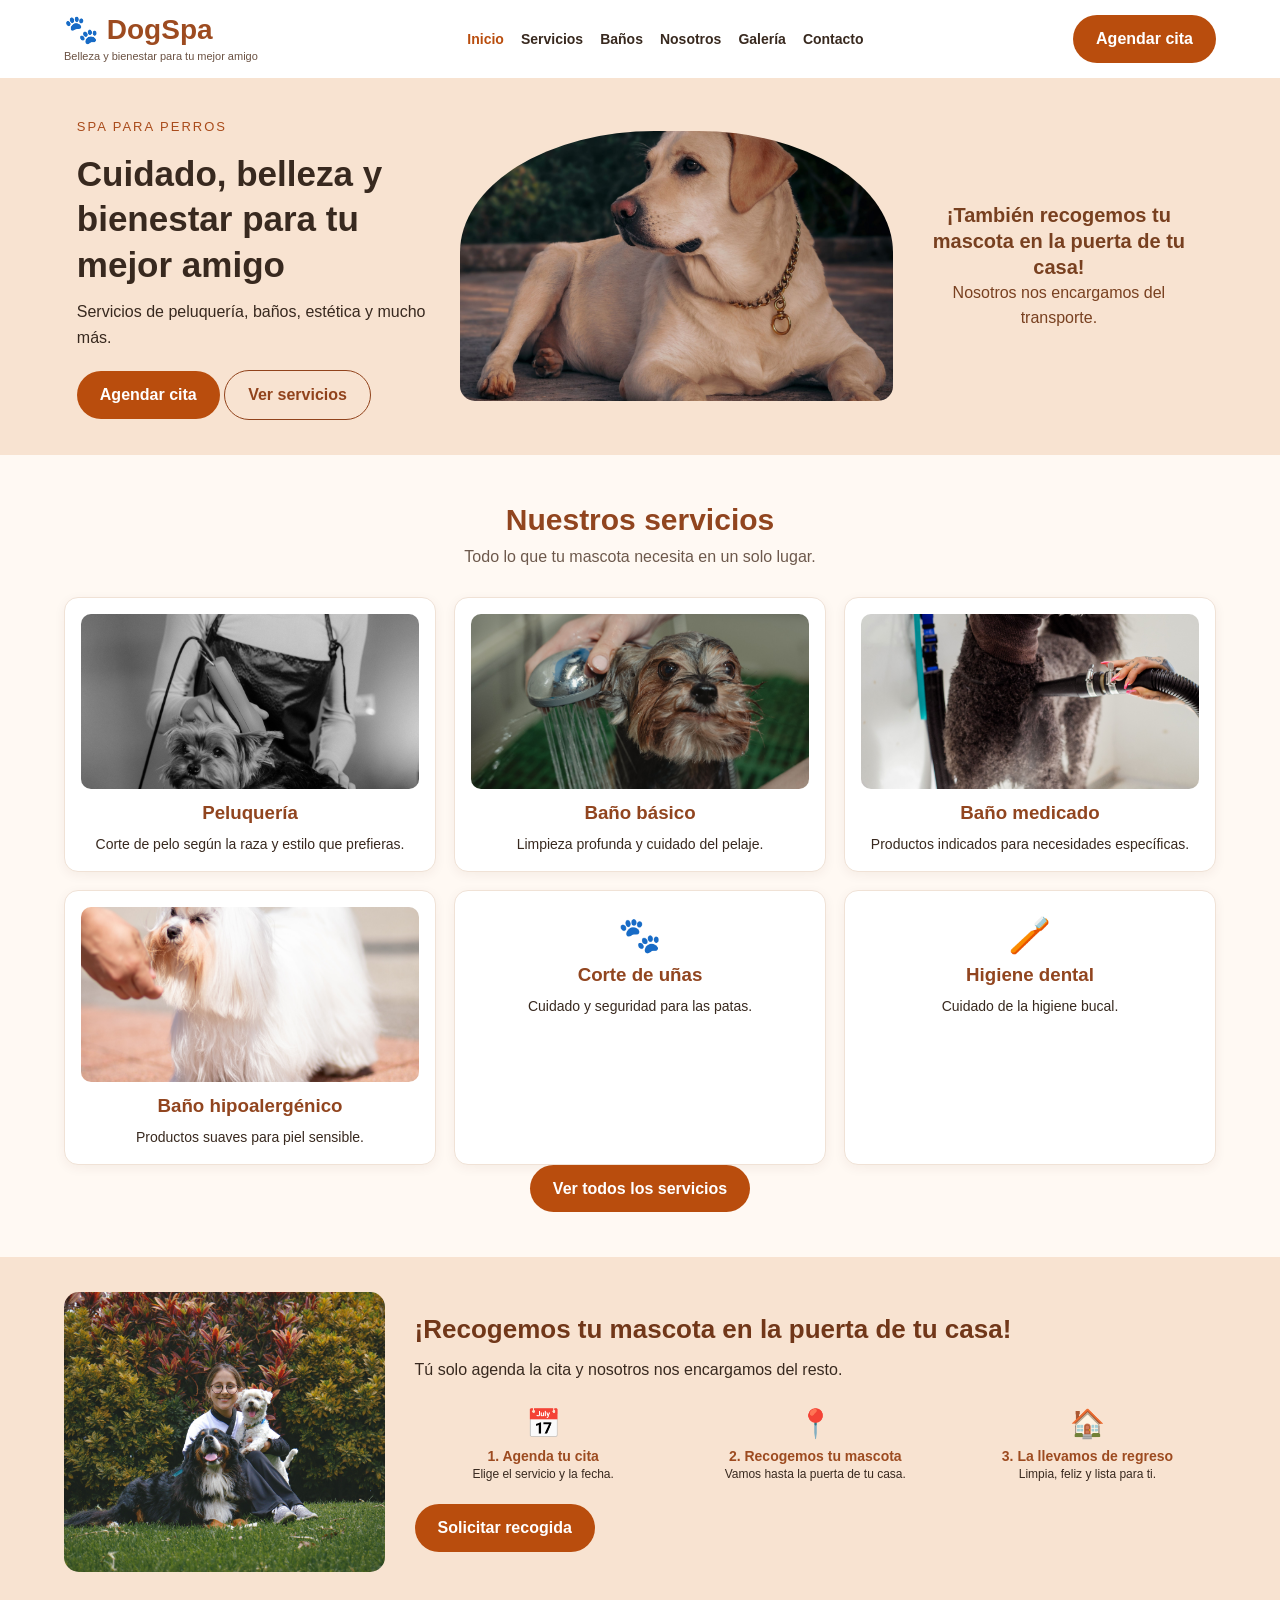
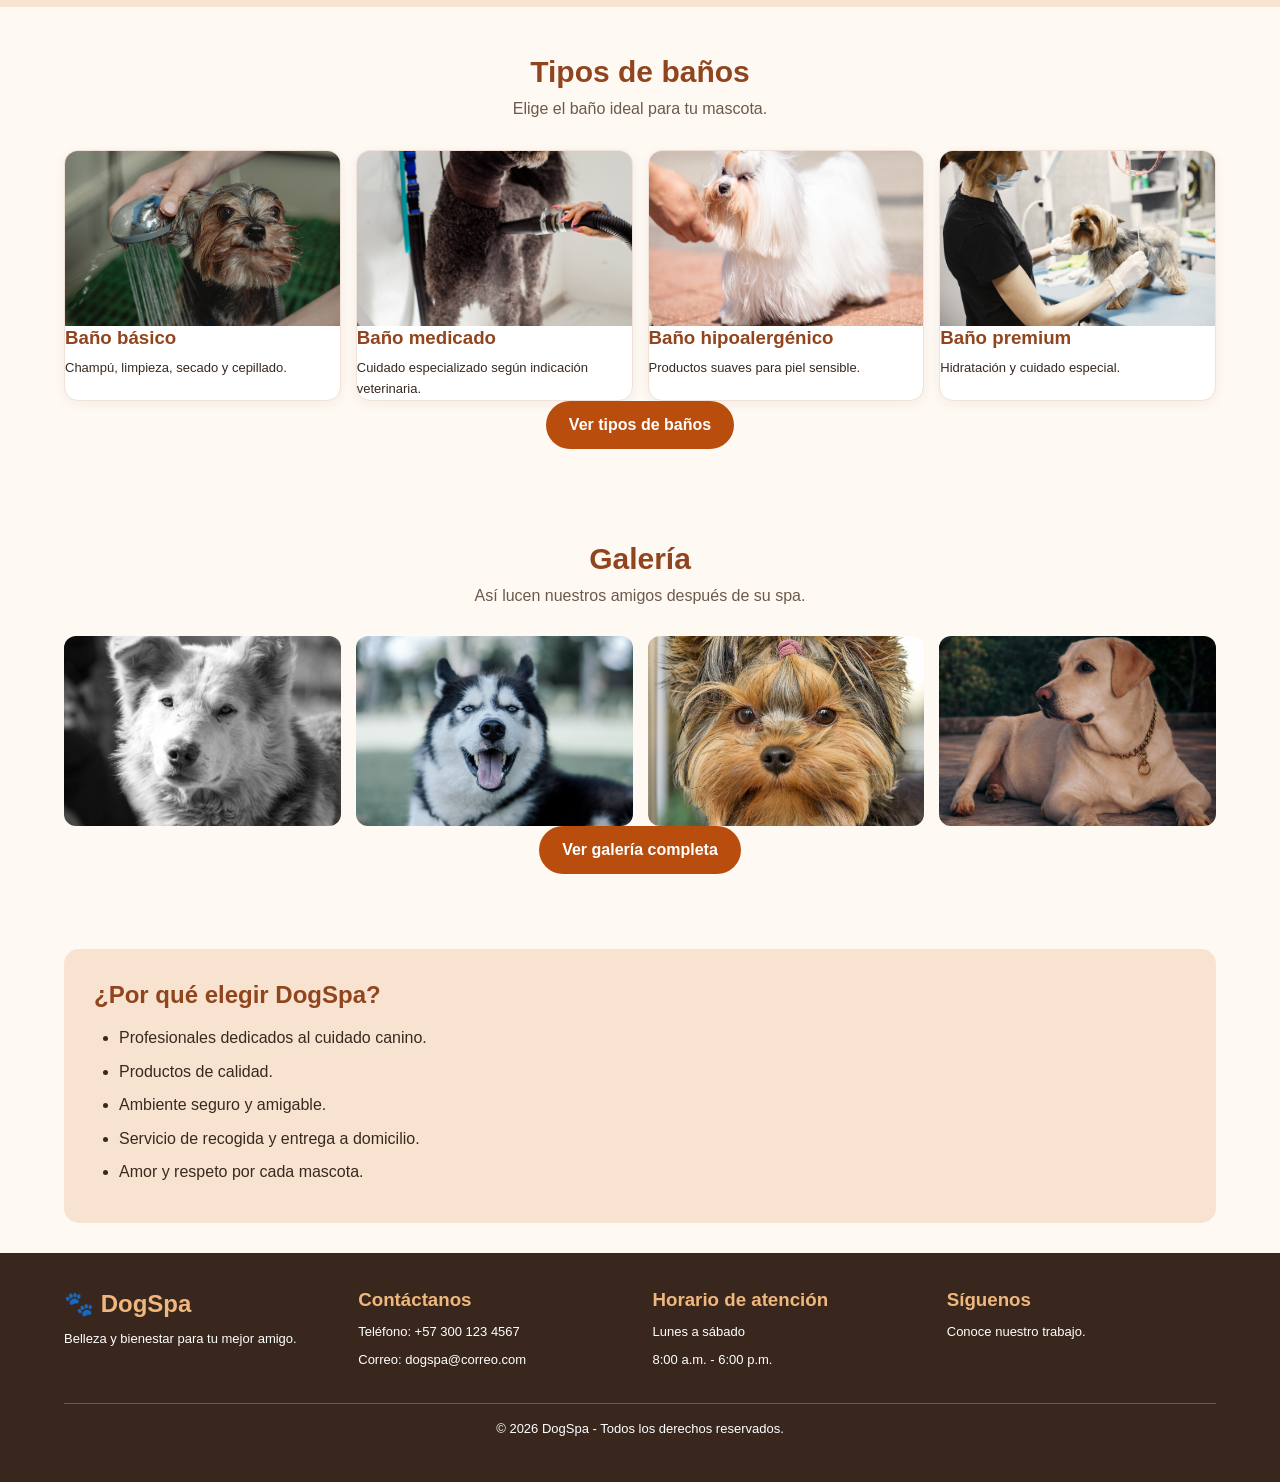
<file: index.html>
<!DOCTYPE html>
<html lang="es">
<head>
    <meta charset="UTF-8">
    <meta name="viewport" content="width=device-width, initial-scale=1.0">
    <title>DogSpa | Inicio</title>
    <link rel="stylesheet" href="CSS/styles.css">
    <link rel="stylesheet" href="CSS/paginas.css">
</head>
<body>

<header class="encabezado">
    <div class="logo">
        <h1>🐾 DogSpa</h1>
        <p>Belleza y bienestar para tu mejor amigo</p>
    </div>

    <nav>
        <a href="index.html" class="activo">Inicio</a>
        <a href="servicios.html">Servicios</a>
        <a href="banos.html">Baños</a>
        <a href="nosotros.html">Nosotros</a>
        <a href="galeria.html">Galería</a>
        <a href="contacto.html">Contacto</a>
    </nav>

    <a href="contacto.html" class="boton">Agendar cita</a>
</header>

<main>

    <section class="hero">
        <div class="hero-texto">
            <span>SPA PARA PERROS</span>
            <h2>Cuidado, belleza y bienestar para tu mejor amigo</h2>
            <p>Servicios de peluquería, baños, estética y mucho más.</p>
            <a href="contacto.html" class="boton">Agendar cita</a>
            <a href="servicios.html" class="boton boton-claro">Ver servicios</a>
        </div>

        <div class="hero-foto">
            <img src="IMG/perro-principal.jpg" alt="Perro golden retriever">
        </div>

        <div class="hero-aviso">
            <h3>¡También recogemos tu mascota en la puerta de tu casa!</h3>
            <p>Nosotros nos encargamos del transporte.</p>
        </div>
    </section>

    <section class="seccion">
        <div class="titulo">
            <h2>Nuestros servicios</h2>
            <p>Todo lo que tu mascota necesita en un solo lugar.</p>
        </div>

        <div class="grid-servicios">

            <article class="tarjeta-servicio">
                <img src="IMG/peluqueria.jpg" alt="Peluquería canina">
                <h3>Peluquería</h3>
                <p>Corte de pelo según la raza y estilo que prefieras.</p>
            </article>

            <article class="tarjeta-servicio">
                <img src="IMG/bano-basico.jpg" alt="Baño para perros">
                <h3>Baño básico</h3>
                <p>Limpieza profunda y cuidado del pelaje.</p>
            </article>

            <article class="tarjeta-servicio">
                <img src="IMG/bano-medicado.jpg" alt="Baño medicado">
                <h3>Baño medicado</h3>
                <p>Productos indicados para necesidades específicas.</p>
            </article>

            <article class="tarjeta-servicio">
                <img src="IMG/bano-hipoalergenico.jpg" alt="Baño hipoalergénico">
                <h3>Baño hipoalergénico</h3>
                <p>Productos suaves para piel sensible.</p>
            </article>

            <article class="tarjeta-servicio">
                <span class="icono">🐾</span>
                <h3>Corte de uñas</h3>
                <p>Cuidado y seguridad para las patas.</p>
            </article>

            <article class="tarjeta-servicio">
                <span class="icono">🪥</span>
                <h3>Higiene dental</h3>
                <p>Cuidado de la higiene bucal.</p>
            </article>

        </div>

        <a href="servicios.html" class="boton">Ver todos los servicios</a>
    </section>

    <section class="recogida">
        <div class="recogida-foto">
            <img src="IMG/recogida.jpg" alt="Profesional cuidando un perro">
        </div>

        <div class="recogida-texto">
            <h2>¡Recogemos tu mascota en la puerta de tu casa!</h2>
            <p>Tú solo agenda la cita y nosotros nos encargamos del resto.</p>

            <div class="pasos">
                <article>
                    <span>📅</span>
                    <h3>1. Agenda tu cita</h3>
                    <p>Elige el servicio y la fecha.</p>
                </article>

                <article>
                    <span>📍</span>
                    <h3>2. Recogemos tu mascota</h3>
                    <p>Vamos hasta la puerta de tu casa.</p>
                </article>

                <article>
                    <span>🏠</span>
                    <h3>3. La llevamos de regreso</h3>
                    <p>Limpia, feliz y lista para ti.</p>
                </article>
            </div>

            <a href="contacto.html" class="boton">Solicitar recogida</a>
        </div>
    </section>

    <section class="seccion">
        <div class="titulo">
            <h2>Tipos de baños</h2>
            <p>Elige el baño ideal para tu mascota.</p>
        </div>

        <div class="grid-banos">
            <article class="tarjeta-bano">
                <img src="IMG/bano-basico.jpg" alt="Baño básico">
                <h3>Baño básico</h3>
                <p>Champú, limpieza, secado y cepillado.</p>
            </article>

            <article class="tarjeta-bano">
                <img src="IMG/bano-medicado.jpg" alt="Baño medicado">
                <h3>Baño medicado</h3>
                <p>Cuidado especializado según indicación veterinaria.</p>
            </article>

            <article class="tarjeta-bano">
                <img src="IMG/bano-hipoalergenico.jpg" alt="Baño hipoalergénico">
                <h3>Baño hipoalergénico</h3>
                <p>Productos suaves para piel sensible.</p>
            </article>

            <article class="tarjeta-bano">
                <img src="IMG/bano-premium.jpg" alt="Baño premium">
                <h3>Baño premium</h3>
                <p>Hidratación y cuidado especial.</p>
            </article>
        </div>

        <a href="banos.html" class="boton">Ver tipos de baños</a>
    </section>

    <section class="seccion">
        <div class="titulo">
            <h2>Galería</h2>
            <p>Así lucen nuestros amigos después de su spa.</p>
        </div>

        <div class="galeria-inicio">
            <img src="IMG/galeria1.jpg" alt="Perro arreglado">
            <img src="IMG/galeria2.jpg" alt="Husky feliz">
            <img src="IMG/galeria3.jpg" alt="Perro después de peluquería">
            <img src="IMG/galeria4.jpg" alt="Golden retriever">
        </div>

        <a href="galeria.html" class="boton">Ver galería completa</a>
    </section>

    <section class="elegirnos">
        <h2>¿Por qué elegir DogSpa?</h2>
        <ul>
            <li>Profesionales dedicados al cuidado canino.</li>
            <li>Productos de calidad.</li>
            <li>Ambiente seguro y amigable.</li>
            <li>Servicio de recogida y entrega a domicilio.</li>
            <li>Amor y respeto por cada mascota.</li>
        </ul>
    </section>

</main>

<footer class="pie">
    <div>
        <h2>🐾 DogSpa</h2>
        <p>Belleza y bienestar para tu mejor amigo.</p>
    </div>
    <div>
        <h3>Contáctanos</h3>
        <p>Teléfono: +57 300 123 4567</p>
        <p>Correo: dogspa@correo.com</p>
    </div>
    <div>
        <h3>Horario de atención</h3>
        <p>Lunes a sábado</p>
        <p>8:00 a.m. - 6:00 p.m.</p>
    </div>
    <div>
        <h3>Síguenos</h3>
        <p>Conoce nuestro trabajo.</p>
    </div>
    <p class="derechos">© 2026 DogSpa - Todos los derechos reservados.</p>
</footer>

</body>
</html>
</file>
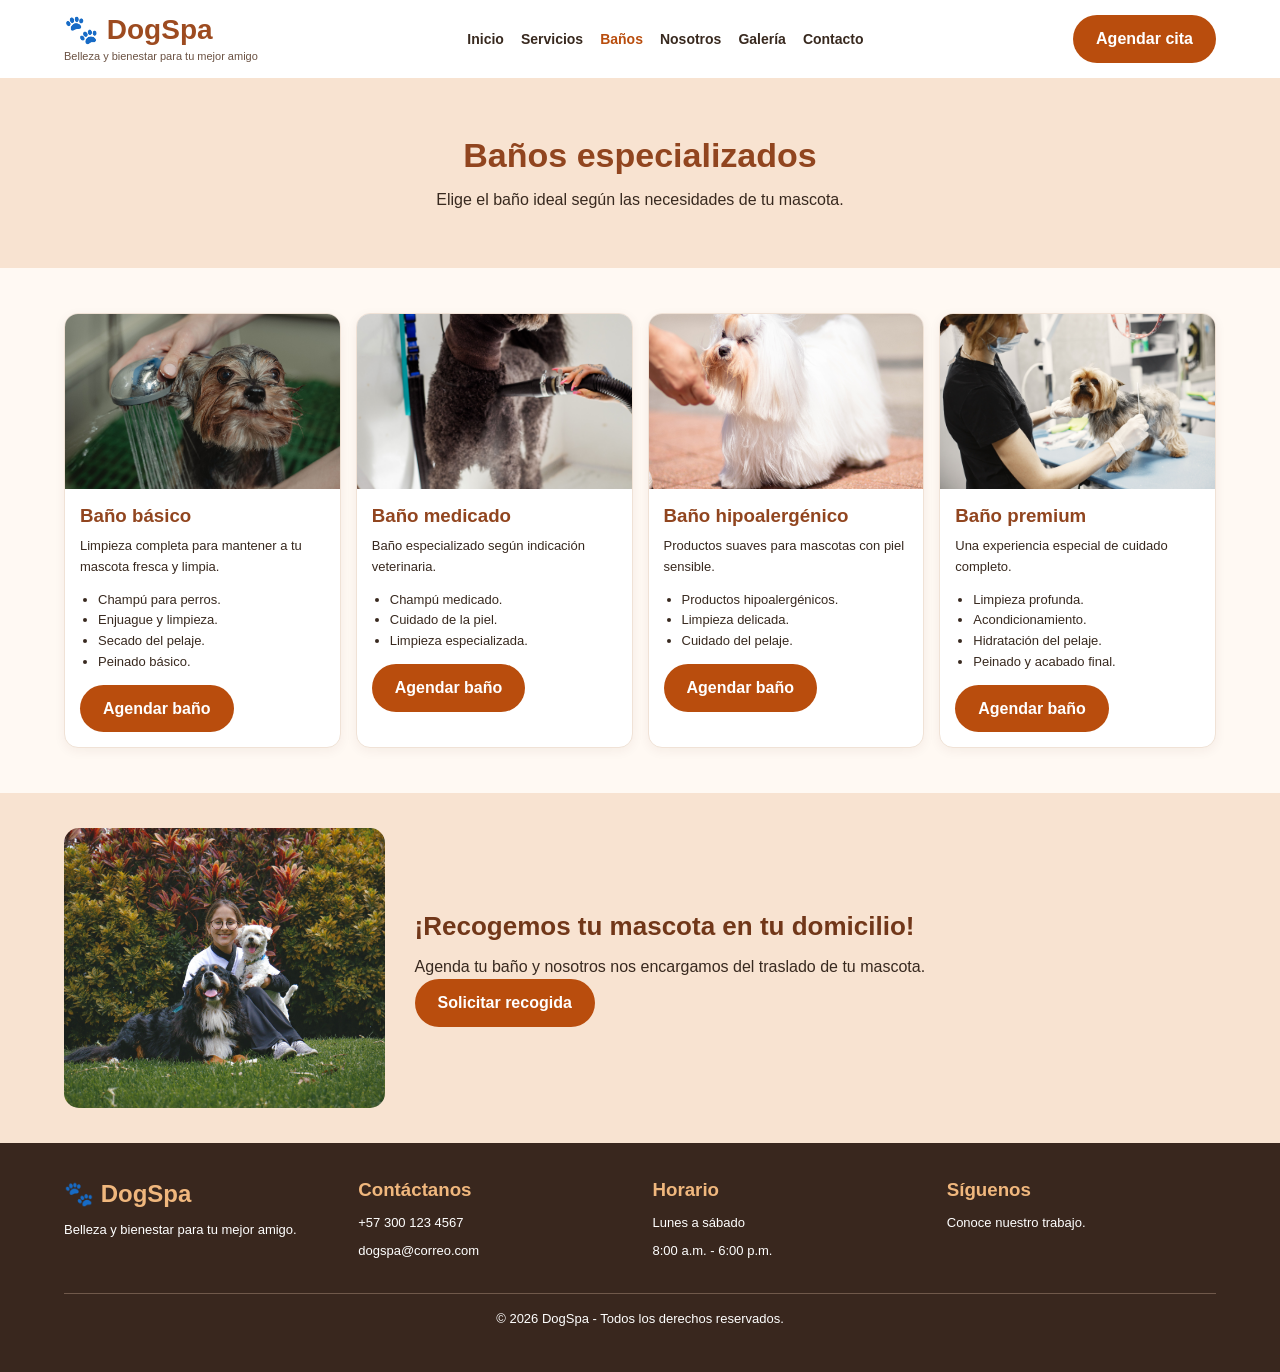
<file: banos.html>
<!DOCTYPE html>
<html lang="es">
<head>
    <meta charset="UTF-8">
    <meta name="viewport" content="width=device-width, initial-scale=1.0">
    <title>DogSpa | Tipos de baños</title>
    <link rel="stylesheet" href="CSS/styles.css">
    <link rel="stylesheet" href="CSS/paginas.css">
</head>
<body>

<header class="encabezado">
    <div class="logo">
        <h1>🐾 DogSpa</h1>
        <p>Belleza y bienestar para tu mejor amigo</p>
    </div>
    <nav>
        <a href="index.html">Inicio</a>
        <a href="servicios.html">Servicios</a>
        <a href="banos.html" class="activo">Baños</a>
        <a href="nosotros.html">Nosotros</a>
        <a href="galeria.html">Galería</a>
        <a href="contacto.html">Contacto</a>
    </nav>
    <a href="contacto.html" class="boton">Agendar cita</a>
</header>

<main>
    <section class="banner-pagina">
        <h2>Baños especializados</h2>
        <p>Elige el baño ideal según las necesidades de tu mascota.</p>
    </section>

    <section class="seccion">
        <div class="grid-banos">

            <article class="tarjeta-bano">
                <img src="IMG/bano-basico.jpg" alt="Baño básico">
                <div>
                    <h3>Baño básico</h3>
                    <p>Limpieza completa para mantener a tu mascota fresca y limpia.</p>
                    <ul>
                        <li>Champú para perros.</li>
                        <li>Enjuague y limpieza.</li>
                        <li>Secado del pelaje.</li>
                        <li>Peinado básico.</li>
                    </ul>
                    <a href="contacto.html" class="boton">Agendar baño</a>
                </div>
            </article>

            <article class="tarjeta-bano">
                <img src="IMG/bano-medicado.jpg" alt="Baño medicado">
                <div>
                    <h3>Baño medicado</h3>
                    <p>Baño especializado según indicación veterinaria.</p>
                    <ul>
                        <li>Champú medicado.</li>
                        <li>Cuidado de la piel.</li>
                        <li>Limpieza especializada.</li>
                    </ul>
                    <a href="contacto.html" class="boton">Agendar baño</a>
                </div>
            </article>

            <article class="tarjeta-bano">
                <img src="IMG/bano-hipoalergenico.jpg" alt="Baño hipoalergénico">
                <div>
                    <h3>Baño hipoalergénico</h3>
                    <p>Productos suaves para mascotas con piel sensible.</p>
                    <ul>
                        <li>Productos hipoalergénicos.</li>
                        <li>Limpieza delicada.</li>
                        <li>Cuidado del pelaje.</li>
                    </ul>
                    <a href="contacto.html" class="boton">Agendar baño</a>
                </div>
            </article>

            <article class="tarjeta-bano">
                <img src="IMG/bano-premium.jpg" alt="Baño premium">
                <div>
                    <h3>Baño premium</h3>
                    <p>Una experiencia especial de cuidado completo.</p>
                    <ul>
                        <li>Limpieza profunda.</li>
                        <li>Acondicionamiento.</li>
                        <li>Hidratación del pelaje.</li>
                        <li>Peinado y acabado final.</li>
                    </ul>
                    <a href="contacto.html" class="boton">Agendar baño</a>
                </div>
            </article>

        </div>
    </section>

    <section class="recogida">
        <div class="recogida-foto">
            <img src="IMG/recogida.jpg" alt="Persona cuidando a su perro">
        </div>
        <div class="recogida-texto">
            <h2>¡Recogemos tu mascota en tu domicilio!</h2>
            <p>Agenda tu baño y nosotros nos encargamos del traslado de tu mascota.</p>
            <a href="contacto.html" class="boton">Solicitar recogida</a>
        </div>
    </section>
</main>

<footer class="pie">
    <div><h2>🐾 DogSpa</h2><p>Belleza y bienestar para tu mejor amigo.</p></div>
    <div><h3>Contáctanos</h3><p>+57 300 123 4567</p><p>dogspa@correo.com</p></div>
    <div><h3>Horario</h3><p>Lunes a sábado</p><p>8:00 a.m. - 6:00 p.m.</p></div>
    <div><h3>Síguenos</h3><p>Conoce nuestro trabajo.</p></div>
    <p class="derechos">© 2026 DogSpa - Todos los derechos reservados.</p>
</footer>

</body>
</html>
</file>
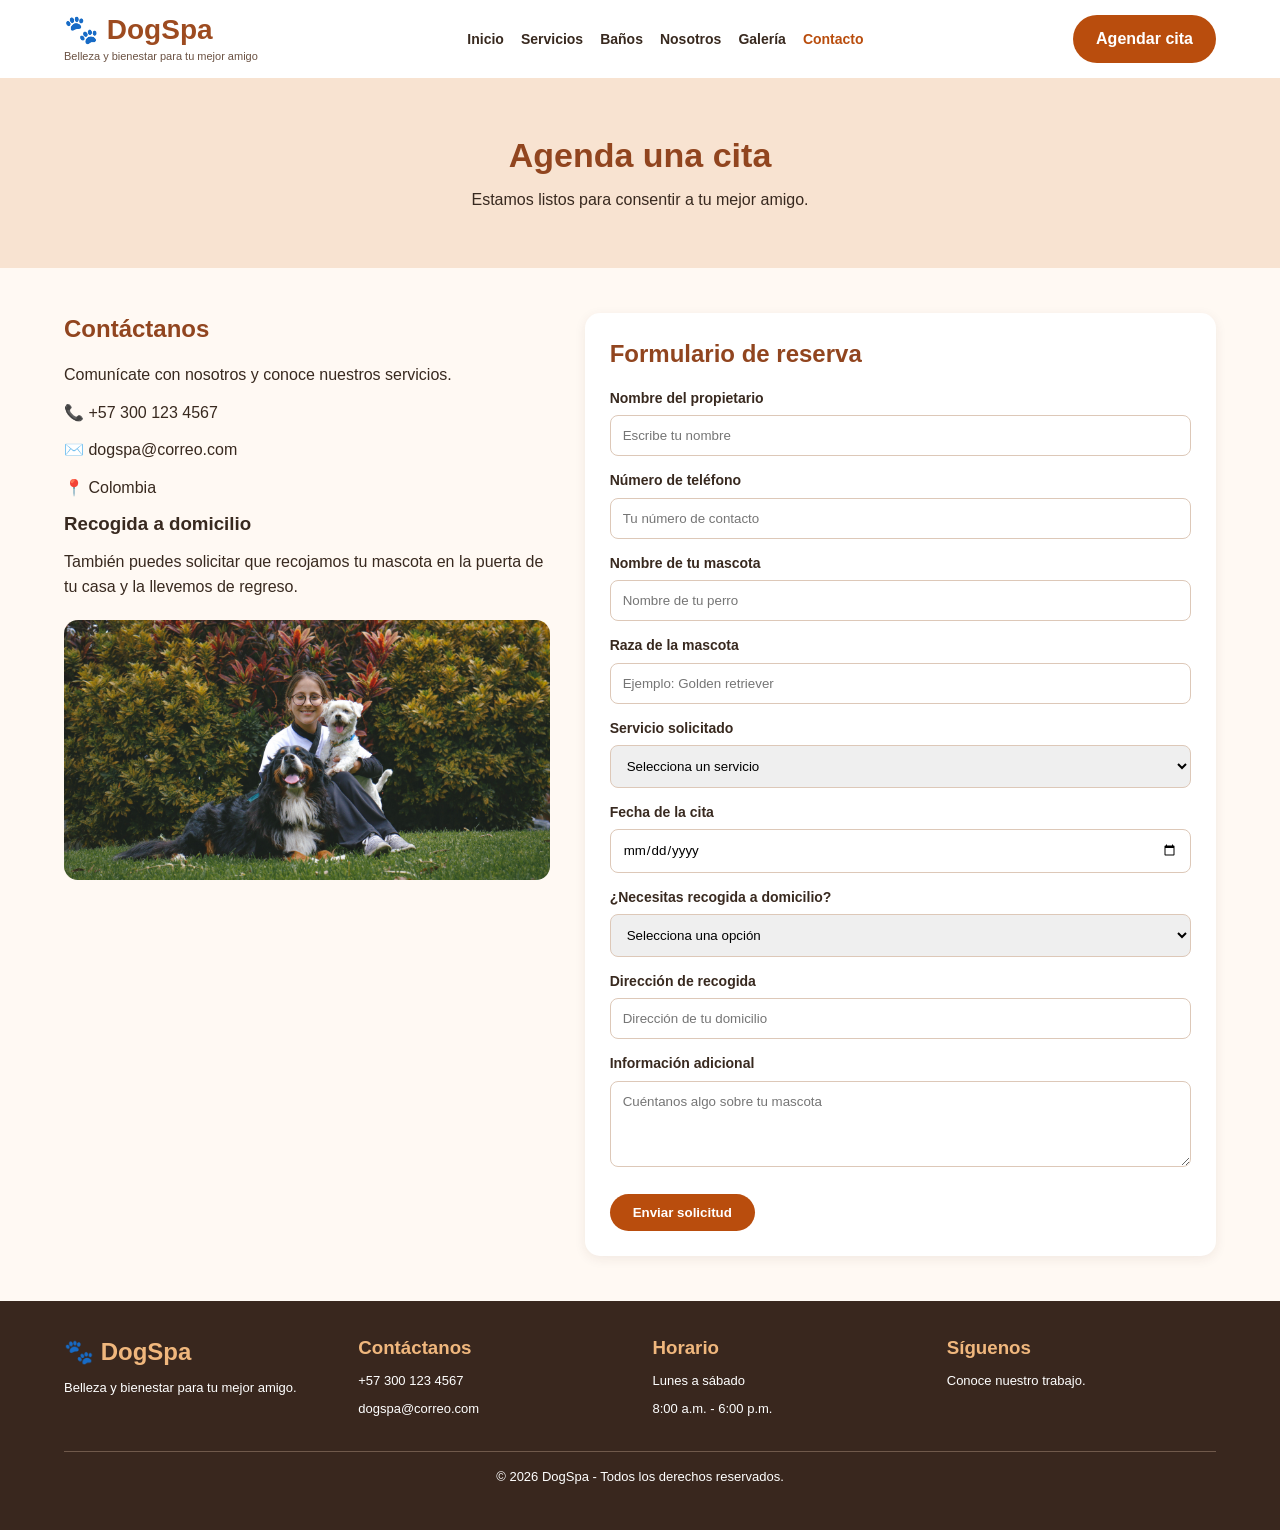
<file: contacto.html>
<!DOCTYPE html>
<html lang="es">

<head>
    <meta charset="UTF-8">
    <meta name="viewport" content="width=device-width, initial-scale=1.0">

    <title>DogSpa | Contacto</title>

    <link rel="stylesheet" href="CSS/styles.css">
    <link rel="stylesheet" href="CSS/paginas.css">
</head>

<body>

    <header class="encabezado">

        <div class="logo">
            <h1>🐾 DogSpa</h1>
            <p>Belleza y bienestar para tu mejor amigo</p>
        </div>

        <nav>
            <a href="index.html">Inicio</a>
            <a href="servicios.html">Servicios</a>
            <a href="banos.html">Baños</a>
            <a href="nosotros.html">Nosotros</a>
            <a href="galeria.html">Galería</a>
            <a href="contacto.html" class="activo">Contacto</a>
        </nav>

        <a href="contacto.html" class="boton">Agendar cita</a>

    </header>

    <main>


        <section class="banner-pagina">

            <h2>Agenda una cita</h2>
            <p>Estamos listos para consentir a tu mejor amigo.</p>

        </section>

        <section class="seccion contacto">

            <div class="contacto-info">

                <h2>Contáctanos</h2>

                <p>Comunícate con nosotros y conoce nuestros servicios.</p>

                <p>📞 +57 300 123 4567</p>
                <p>✉️ dogspa@correo.com</p>
                <p>📍 Colombia</p>

                <h3>Recogida a domicilio</h3>

                <p>
                    También puedes solicitar que recojamos tu mascota
                    en la puerta de tu casa y la llevemos de regreso.
                </p>

                <img src="IMG/recogida.jpg" alt="Persona cuidando un perro">

            </div>


            <form class="formulario" id="formularioReserva">

                <h2>Formulario de reserva</h2>

                <label for="nombre">Nombre del propietario</label>

                <input type="text" id="nombre" name="nombre"
                    placeholder="Escribe tu nombre" required>


                <label for="telefono">Número de teléfono</label>

                <input type="tel" id="telefono" name="telefono"
                    placeholder="Tu número de contacto" required>


                <label for="mascota">Nombre de tu mascota</label>

                <input type="text" id="mascota" name="mascota"
                    placeholder="Nombre de tu perro" required>


                <label for="raza">Raza de la mascota</label>

                <input type="text" id="raza" name="raza"
                    placeholder="Ejemplo: Golden retriever">


                <label for="servicio">Servicio solicitado</label>

                <select id="servicio" name="servicio" required>

                    <option value="">Selecciona un servicio</option>
                    <option value="Peluquería">Peluquería</option>
                    <option value="Baño básico">Baño básico</option>
                    <option value="Baño medicado">Baño medicado</option>
                    <option value="Baño hipoalergénico">Baño hipoalergénico</option>
                    <option value="Baño premium">Baño premium</option>
                    <option value="Corte de uñas">Corte de uñas</option>
                    <option value="Higiene dental">Higiene dental</option>

                </select>


                <label for="fecha">Fecha de la cita</label>

                <input type="date" id="fecha" name="fecha" required>


                <label for="recogida">¿Necesitas recogida a domicilio?</label>

                <select id="recogida" name="recogida" required>

                    <option value="">Selecciona una opción</option>
                    <option value="Sí">Sí, necesito recogida</option>
                    <option value="No">No, llevaré mi mascota</option>

                </select>


                <label for="direccion">Dirección de recogida</label>

                <input type="text" id="direccion" name="direccion"
                    placeholder="Dirección de tu domicilio">


                <label for="mensaje">Información adicional</label>

                <textarea id="mensaje" name="mensaje" rows="4"
                    placeholder="Cuéntanos algo sobre tu mascota"></textarea>


                <button type="submit" class="boton">
                    Enviar solicitud
                </button>

                <p id="mensajeReserva"></p>

            </form>

        </section>

    </main>

    <footer class="pie">

        <div>
            <h2>🐾 DogSpa</h2>
            <p>Belleza y bienestar para tu mejor amigo.</p>
        </div>

        <div>
            <h3>Contáctanos</h3>
            <p>+57 300 123 4567</p>
            <p>dogspa@correo.com</p>
        </div>

        <div>
            <h3>Horario</h3>
            <p>Lunes a sábado</p>
            <p>8:00 a.m. - 6:00 p.m.</p>
        </div>

        <div>
            <h3>Síguenos</h3>
            <p>Conoce nuestro trabajo.</p>
        </div>

        <p class="derechos">
            © 2026 DogSpa - Todos los derechos reservados.
        </p>

    </footer>


    <script defer src="js/contacto.js"></script>

</body>
</html>
</file>
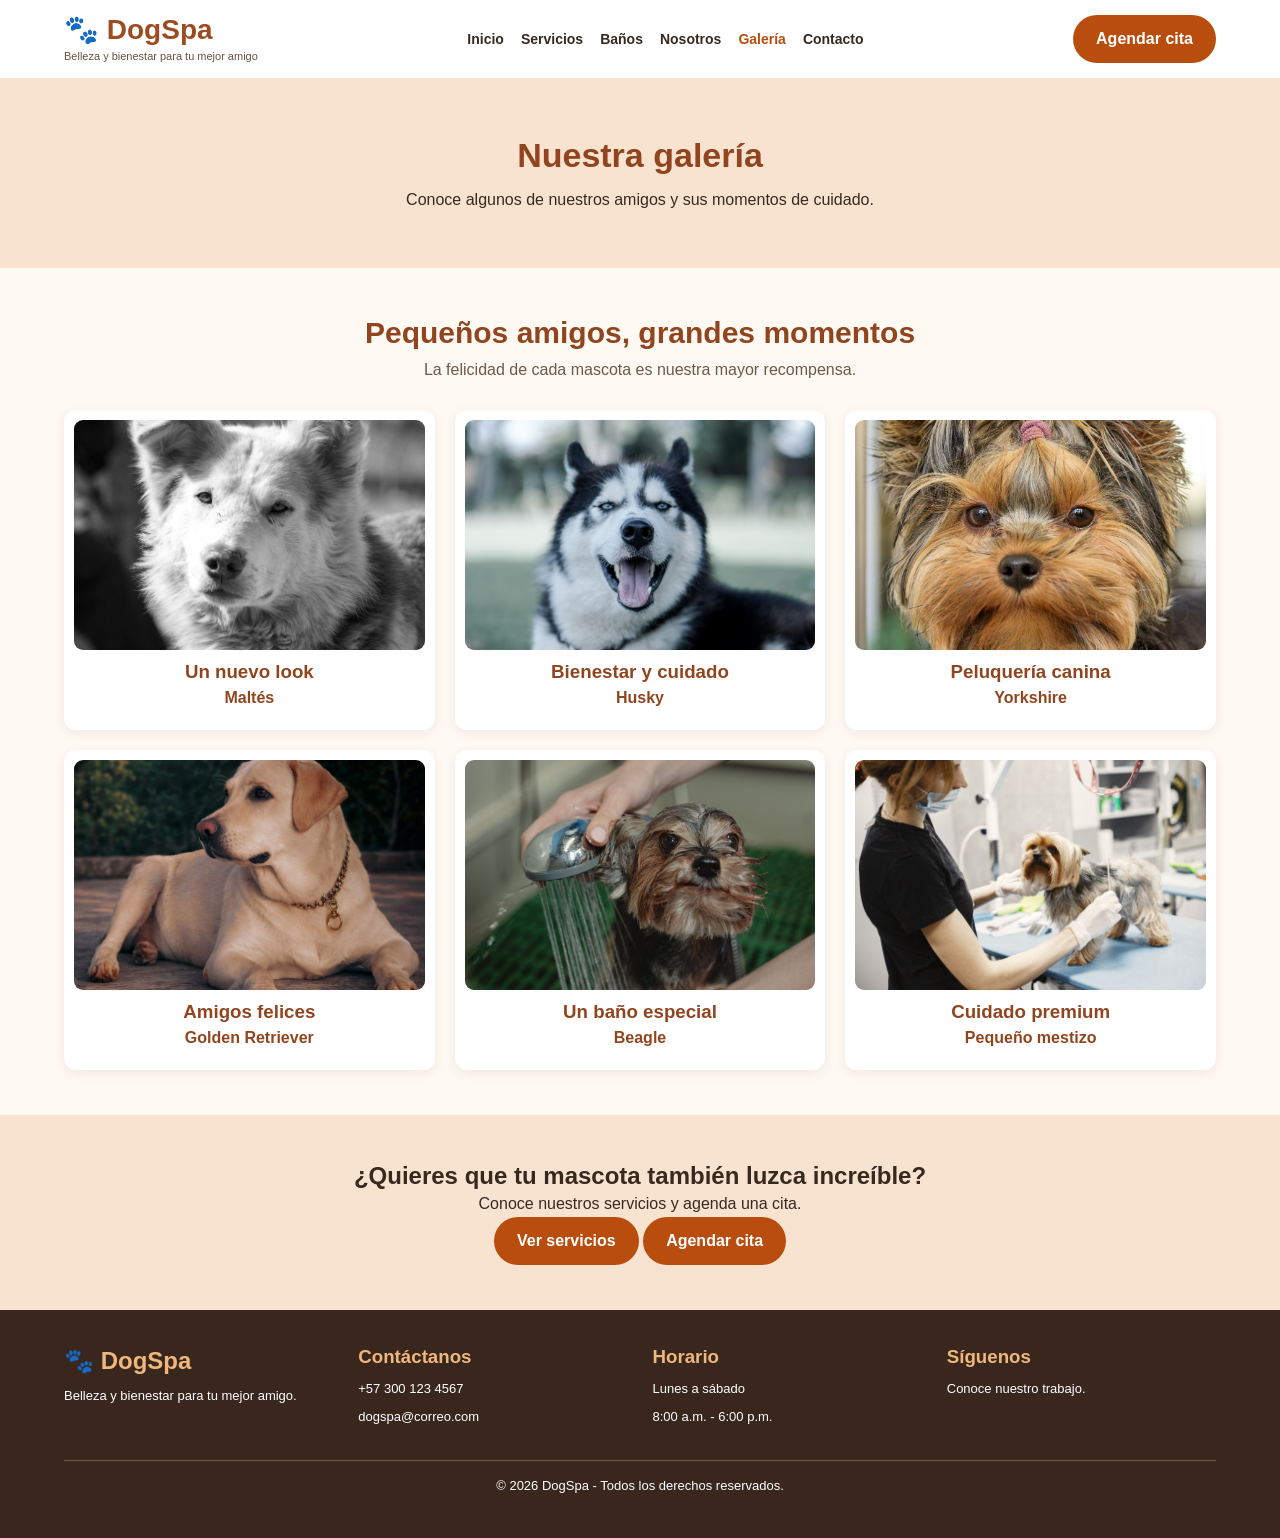
<file: galeria.html>
<!DOCTYPE html>
<html lang="es">

<head>
    <meta charset="UTF-8">
    <meta name="viewport" content="width=device-width, initial-scale=1.0">

    <title>DogSpa | Galería</title>

    <link rel="stylesheet" href="CSS/styles.css">
    <link rel="stylesheet" href="CSS/paginas.css">

</head>

<body>
    <header class="encabezado">

        <div class="logo">
            <h1>🐾 DogSpa</h1>
            <p>Belleza y bienestar para tu mejor amigo</p>
        </div>

        <nav>
            <a href="index.html">Inicio</a>
            <a href="servicios.html">Servicios</a>
            <a href="banos.html">Baños</a>
            <a href="nosotros.html">Nosotros</a>
            <a href="galeria.html" class="activo">Galería</a>
            <a href="contacto.html">Contacto</a>
        </nav>

        <a href="contacto.html" class="boton">Agendar cita</a>

    </header>

    <main>

        <section class="banner-pagina">

            <h2>Nuestra galería</h2>

            <p>
                Conoce algunos de nuestros amigos y sus momentos de cuidado.
            </p>

        </section>



        <section class="seccion">

            <div class="titulo">

                <h2>Pequeños amigos, grandes momentos</h2>

                <p>
                    La felicidad de cada mascota es nuestra mayor recompensa.
                </p>

            </div>

            <div class="galeria-completa" id="galeria">

            </div>

        </section>

        <section class="seccion llamada">

            <h2>¿Quieres que tu mascota también luzca increíble?</h2>

            <p>Conoce nuestros servicios y agenda una cita.</p>

            <a href="servicios.html" class="boton">Ver servicios</a>

            <a href="contacto.html" class="boton">Agendar cita</a>

        </section>

    </main>

    <footer class="pie">

        <div>
            <h2>🐾 DogSpa</h2>
            <p>Belleza y bienestar para tu mejor amigo.</p>
        </div>

        <div>
            <h3>Contáctanos</h3>
            <p>+57 300 123 4567</p>
            <p>dogspa@correo.com</p>
        </div>

        <div>
            <h3>Horario</h3>
            <p>Lunes a sábado</p>
            <p>8:00 a.m. - 6:00 p.m.</p>
        </div>

        <div>
            <h3>Síguenos</h3>
            <p>Conoce nuestro trabajo.</p>
        </div>

        <p class="derechos">
            © 2026 DogSpa - Todos los derechos reservados.
        </p>

    </footer>

    <script defer src="js/galeria.js"></script>

</body>
</html>
</file>
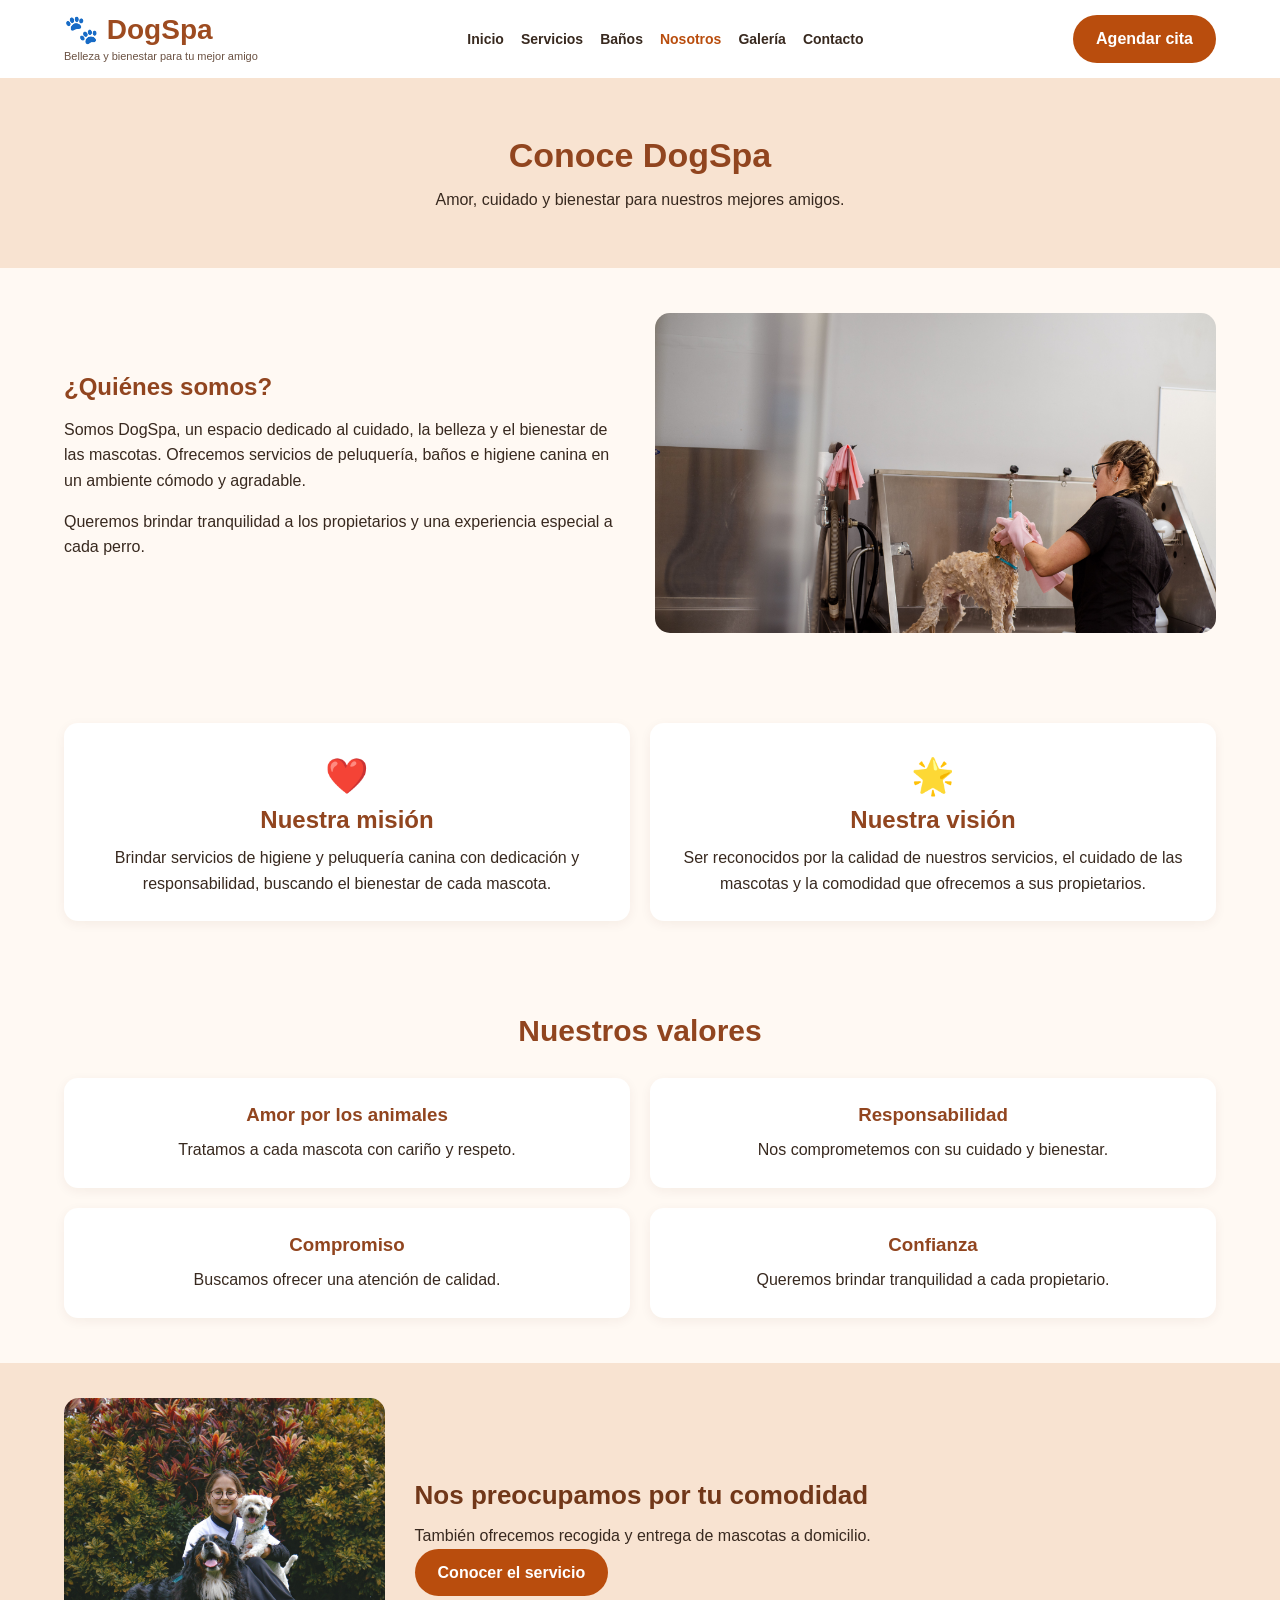
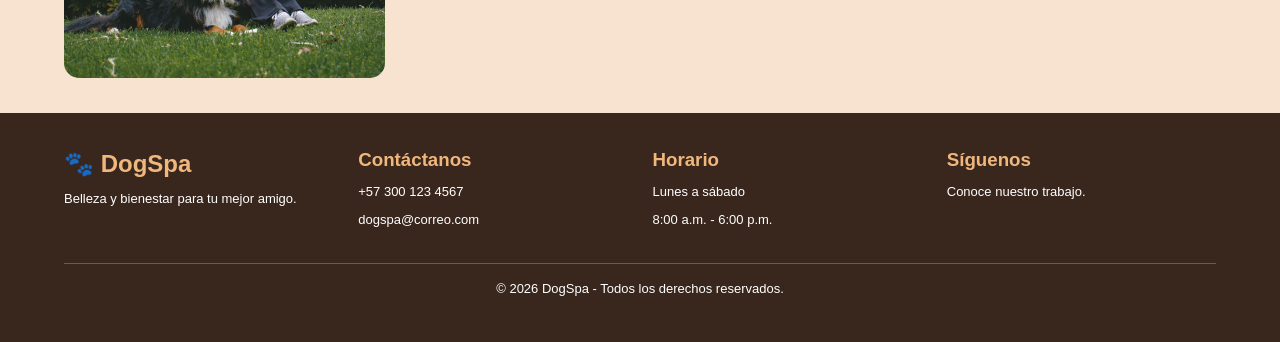
<file: nosotros.html>
<!DOCTYPE html>
<html lang="es">
<head>
    <meta charset="UTF-8">
    <meta name="viewport" content="width=device-width, initial-scale=1.0">
    <title>DogSpa | Nosotros</title>
    <link rel="stylesheet" href="CSS/styles.css">
    <link rel="stylesheet" href="CSS/paginas.css">
</head>
<body>

<header class="encabezado">
    <div class="logo">
        <h1>🐾 DogSpa</h1>
        <p>Belleza y bienestar para tu mejor amigo</p>
    </div>
    <nav>
        <a href="index.html">Inicio</a>
        <a href="servicios.html">Servicios</a>
        <a href="banos.html">Baños</a>
        <a href="nosotros.html" class="activo">Nosotros</a>
        <a href="galeria.html">Galería</a>
        <a href="contacto.html">Contacto</a>
    </nav>
    <a href="contacto.html" class="boton">Agendar cita</a>
</header>

<main>
    <section class="banner-pagina">
        <h2>Conoce DogSpa</h2>
        <p>Amor, cuidado y bienestar para nuestros mejores amigos.</p>
    </section>

    <section class="seccion nosotros-presentacion">
        <div>
            <h2>¿Quiénes somos?</h2>
            <p>
                Somos DogSpa, un espacio dedicado al cuidado,
                la belleza y el bienestar de las mascotas.
                Ofrecemos servicios de peluquería, baños e higiene
                canina en un ambiente cómodo y agradable.
            </p>
            <p>
                Queremos brindar tranquilidad a los propietarios
                y una experiencia especial a cada perro.
            </p>
        </div>
        <img src="IMG/nosotros.jpg" alt="Profesional cuidando un perro">
    </section>

    <section class="seccion">
        <div class="grid-nosotros">
            <article>
                <span class="icono">❤️</span>
                <h2>Nuestra misión</h2>
                <p>
                    Brindar servicios de higiene y peluquería canina
                    con dedicación y responsabilidad, buscando el
                    bienestar de cada mascota.
                </p>
            </article>

            <article>
                <span class="icono">🌟</span>
                <h2>Nuestra visión</h2>
                <p>
                    Ser reconocidos por la calidad de nuestros
                    servicios, el cuidado de las mascotas y la
                    comodidad que ofrecemos a sus propietarios.
                </p>
            </article>
        </div>
    </section>

    <section class="seccion">
        <div class="titulo">
            <h2>Nuestros valores</h2>
        </div>
        <div class="grid-nosotros">
            <article>
                <h3>Amor por los animales</h3>
                <p>Tratamos a cada mascota con cariño y respeto.</p>
            </article>
            <article>
                <h3>Responsabilidad</h3>
                <p>Nos comprometemos con su cuidado y bienestar.</p>
            </article>
            <article>
                <h3>Compromiso</h3>
                <p>Buscamos ofrecer una atención de calidad.</p>
            </article>
            <article>
                <h3>Confianza</h3>
                <p>Queremos brindar tranquilidad a cada propietario.</p>
            </article>
        </div>
    </section>

    <section class="recogida">
        <div class="recogida-foto">
            <img src="IMG/recogida.jpg" alt="Cuidadora con un perro">
        </div>
        <div class="recogida-texto">
            <h2>Nos preocupamos por tu comodidad</h2>
            <p>También ofrecemos recogida y entrega de mascotas a domicilio.</p>
            <a href="contacto.html" class="boton">Conocer el servicio</a>
        </div>
    </section>
</main>

<footer class="pie">
    <div><h2>🐾 DogSpa</h2><p>Belleza y bienestar para tu mejor amigo.</p></div>
    <div><h3>Contáctanos</h3><p>+57 300 123 4567</p><p>dogspa@correo.com</p></div>
    <div><h3>Horario</h3><p>Lunes a sábado</p><p>8:00 a.m. - 6:00 p.m.</p></div>
    <div><h3>Síguenos</h3><p>Conoce nuestro trabajo.</p></div>
    <p class="derechos">© 2026 DogSpa - Todos los derechos reservados.</p>
</footer>

</body>
</html>
</file>
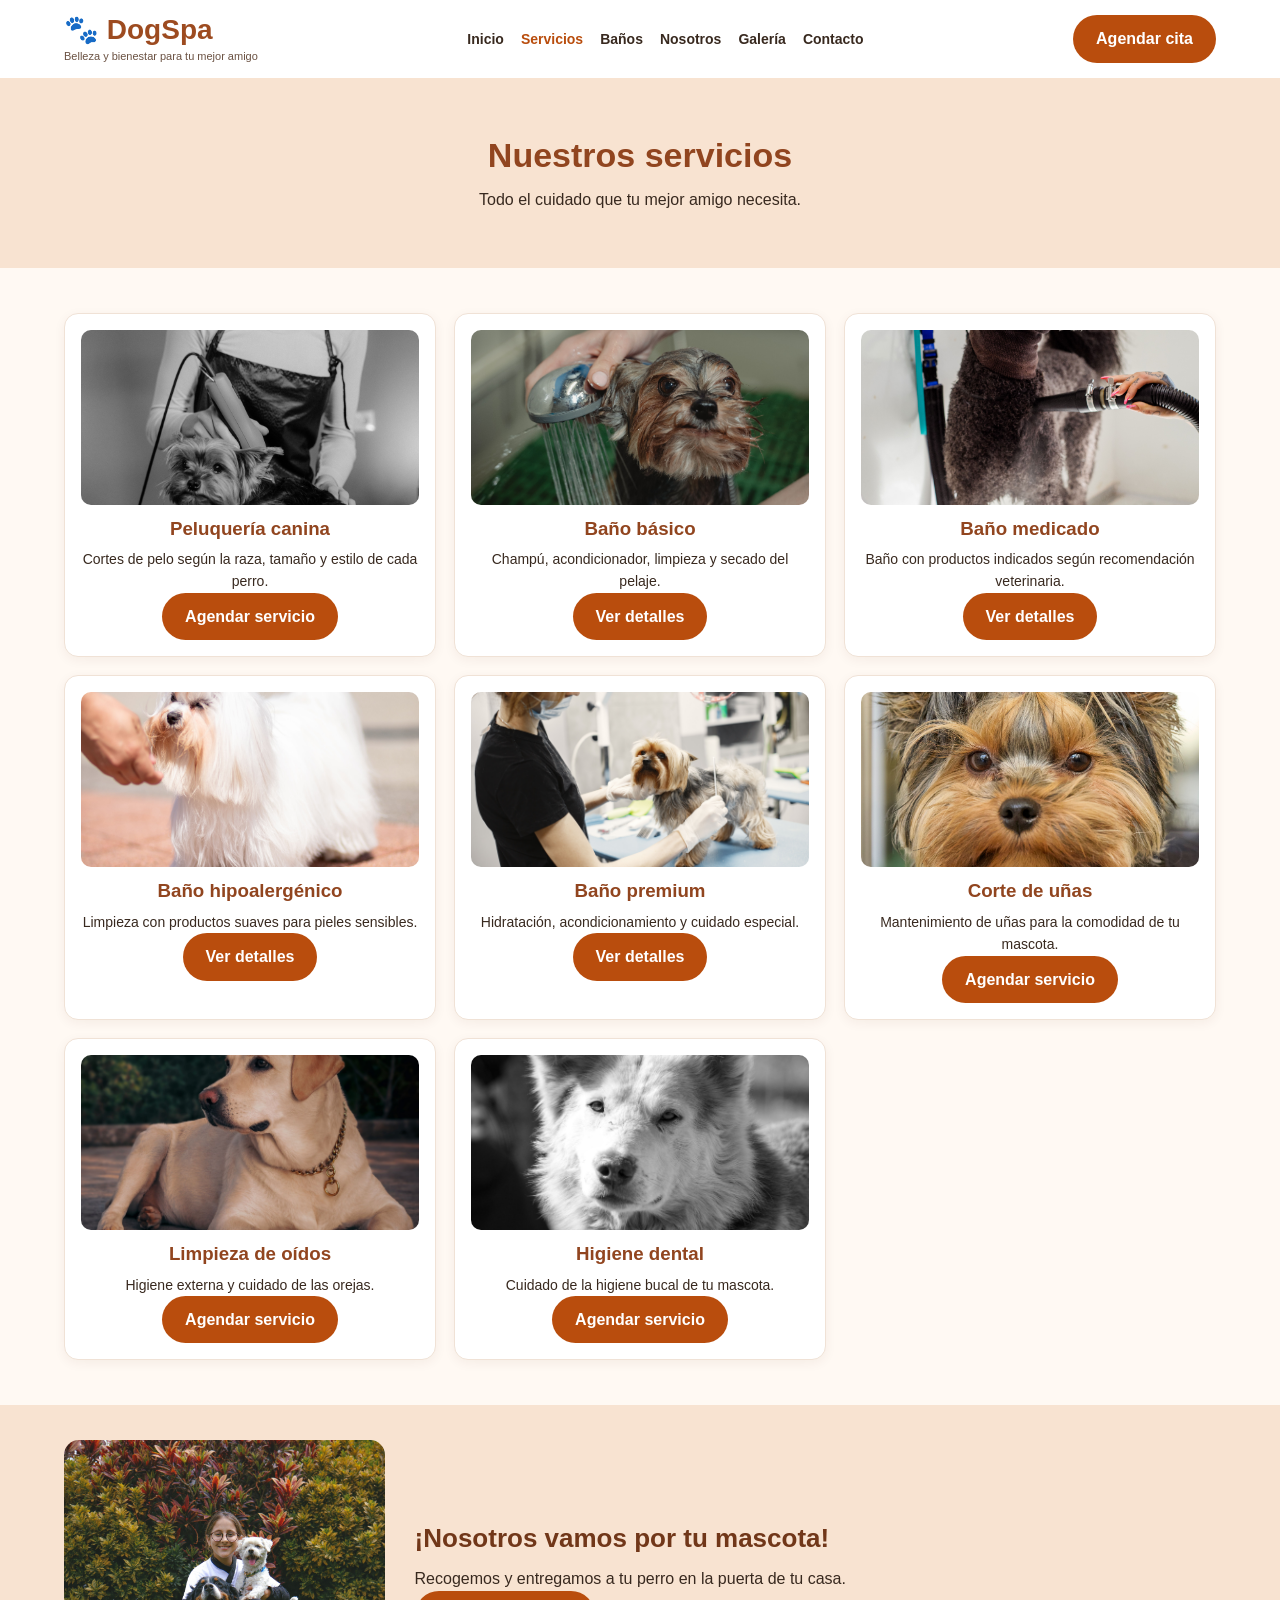
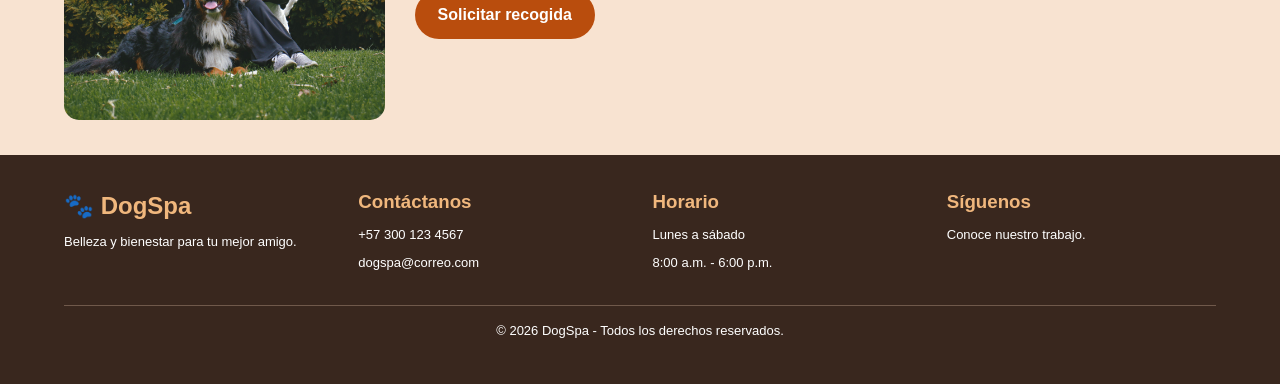
<file: servicios.html>
<!DOCTYPE html>
<html lang="es">
<head>
    <meta charset="UTF-8">
    <meta name="viewport" content="width=device-width, initial-scale=1.0">
    <title>DogSpa | Servicios</title>
    <link rel="stylesheet" href="CSS/styles.css">
    <link rel="stylesheet" href="CSS/paginas.css">
</head>
<body>

<header class="encabezado">
    <div class="logo">
        <h1>🐾 DogSpa</h1>
        <p>Belleza y bienestar para tu mejor amigo</p>
    </div>
    <nav>
        <a href="index.html">Inicio</a>
        <a href="servicios.html" class="activo">Servicios</a>
        <a href="banos.html">Baños</a>
        <a href="nosotros.html">Nosotros</a>
        <a href="galeria.html">Galería</a>
        <a href="contacto.html">Contacto</a>
    </nav>
    <a href="contacto.html" class="boton">Agendar cita</a>
</header>

<main>
    <section class="banner-pagina">
        <h2>Nuestros servicios</h2>
        <p>Todo el cuidado que tu mejor amigo necesita.</p>
    </section>

    <section class="seccion">
        <div class="grid-servicios">

            <article class="tarjeta-servicio">
                <img src="IMG/peluqueria.jpg" alt="Peluquería canina">
                <h3>Peluquería canina</h3>
                <p>Cortes de pelo según la raza, tamaño y estilo de cada perro.</p>
                <a href="contacto.html" class="boton">Agendar servicio</a>
            </article>

            <article class="tarjeta-servicio">
                <img src="IMG/bano-basico.jpg" alt="Baño básico">
                <h3>Baño básico</h3>
                <p>Champú, acondicionador, limpieza y secado del pelaje.</p>
                <a href="banos.html" class="boton">Ver detalles</a>
            </article>

            <article class="tarjeta-servicio">
                <img src="IMG/bano-medicado.jpg" alt="Baño medicado">
                <h3>Baño medicado</h3>
                <p>Baño con productos indicados según recomendación veterinaria.</p>
                <a href="banos.html" class="boton">Ver detalles</a>
            </article>

            <article class="tarjeta-servicio">
                <img src="IMG/bano-hipoalergenico.jpg" alt="Baño hipoalergénico">
                <h3>Baño hipoalergénico</h3>
                <p>Limpieza con productos suaves para pieles sensibles.</p>
                <a href="banos.html" class="boton">Ver detalles</a>
            </article>

            <article class="tarjeta-servicio">
                <img src="IMG/bano-premium.jpg" alt="Baño premium">
                <h3>Baño premium</h3>
                <p>Hidratación, acondicionamiento y cuidado especial.</p>
                <a href="banos.html" class="boton">Ver detalles</a>
            </article>

            <article class="tarjeta-servicio">
                <img src="IMG/galeria3.jpg" alt="Cuidado de mascota">
                <h3>Corte de uñas</h3>
                <p>Mantenimiento de uñas para la comodidad de tu mascota.</p>
                <a href="contacto.html" class="boton">Agendar servicio</a>
            </article>

            <article class="tarjeta-servicio">
                <img src="IMG/galeria4.jpg" alt="Perro bien cuidado">
                <h3>Limpieza de oídos</h3>
                <p>Higiene externa y cuidado de las orejas.</p>
                <a href="contacto.html" class="boton">Agendar servicio</a>
            </article>

            <article class="tarjeta-servicio">
                <img src="IMG/galeria1.jpg" alt="Perro después de su cuidado">
                <h3>Higiene dental</h3>
                <p>Cuidado de la higiene bucal de tu mascota.</p>
                <a href="contacto.html" class="boton">Agendar servicio</a>
            </article>

        </div>
    </section>

    <section class="recogida">
        <div class="recogida-foto">
            <img src="IMG/recogida.jpg" alt="Profesional cuidando un perro">
        </div>
        <div class="recogida-texto">
            <h2>¡Nosotros vamos por tu mascota!</h2>
            <p>Recogemos y entregamos a tu perro en la puerta de tu casa.</p>
            <a href="contacto.html" class="boton">Solicitar recogida</a>
        </div>
    </section>
</main>

<footer class="pie">
    <div><h2>🐾 DogSpa</h2><p>Belleza y bienestar para tu mejor amigo.</p></div>
    <div><h3>Contáctanos</h3><p>+57 300 123 4567</p><p>dogspa@correo.com</p></div>
    <div><h3>Horario</h3><p>Lunes a sábado</p><p>8:00 a.m. - 6:00 p.m.</p></div>
    <div><h3>Síguenos</h3><p>Conoce nuestro trabajo.</p></div>
    <p class="derechos">© 2026 DogSpa - Todos los derechos reservados.</p>
</footer>

</body>
</html>
</file>
<file: CSS/styles.css>
/* =================================
   CONFIGURACION GENERAL
================================= */

* {
    margin: 0;
    padding: 0;
    box-sizing: border-box;
}

body {
    font-family: Arial, Helvetica, sans-serif;
    background-color: #FFF9F3;
    color: #38291F;
    line-height: 1.6;
}

img {
    display: block;
    max-width: 100%;
}

a {
    text-decoration: none;
}

h1, h2, h3 {
    line-height: 1.3;
}


/* =================================
   ENCABEZADO Y NAVEGACION
================================= */

.encabezado {
    background-color: #FFFFFF;
    padding: 12px 5%;
    display: flex;
    align-items: center;
    justify-content: space-between;
    gap: 20px;
    flex-wrap: wrap;
    box-shadow: 0 2px 10px rgba(0,0,0,0.05);
}

.logo h1 {
    color: #9D4B20;
    font-size: 28px;
}

.logo p {
    font-size: 11px;
    color: #6A5142;
}

.encabezado nav {
    display: flex;
    align-items: center;
    gap: 17px;
    flex-wrap: wrap;
}

.encabezado nav a {
    color: #38291F;
    font-size: 14px;
    font-weight: bold;
    transition: 0.3s;
}

.encabezado nav a:hover,
.encabezado nav a.activo {
    color: #B94D0D;
}


/* =================================
   BOTONES
================================= */

.boton {
    display: inline-block;
    background-color: #B94D0D;
    color: white;
    padding: 11px 23px;
    border-radius: 25px;
    font-weight: bold;
    border: none;
    cursor: pointer;
    transition: 0.3s;
}

.boton:hover {
    background-color: #78350D;
    transform: translateY(-2px);
}

.boton-claro {
    background-color: transparent;
    color: #91431C;
    border: 1px solid #91431C;
}

.boton-claro:hover {
    background-color: #F2D9C5;
    color: #703414;
}


/* =================================
   TITULOS Y SECCIONES
================================= */

.seccion {
    padding: 45px 5%;
    text-align: center;
}

.titulo {
    text-align: center;
    margin-bottom: 28px;
}

.titulo h2 {
    font-size: 30px;
    color: #91451F;
    margin-bottom: 5px;
}

.titulo p {
    color: #6D594C;
}


/* =================================
   PIE DE PAGINA
================================= */

.pie {
    background-color: #39271E;
    color: white;
    padding: 35px 5%;
    display: grid;
    grid-template-columns: repeat(4, 1fr);
    gap: 25px;
}

.pie h2,
.pie h3 {
    color: #F0B77D;
    margin-bottom: 10px;
}

.pie p {
    font-size: 13px;
    margin-bottom: 7px;
}

.derechos {
    grid-column: 1 / -1;
    border-top: 1px solid #70594B;
    text-align: center;
    padding-top: 15px;
}


/* =================================
   ADAPTACION A TABLETS
================================= */

@media (max-width: 900px) {

    .encabezado {
        justify-content: center;
        text-align: center;
    }

    .pie {
        grid-template-columns: repeat(2, 1fr);
    }

}


/* =================================
   ADAPTACION A CELULARES
================================= */

@media (max-width: 600px) {

    .encabezado {
        flex-direction: column;
    }

    .encabezado nav {
        justify-content: center;
        gap: 12px;
    }

    .encabezado nav a {
        font-size: 13px;
    }

    .seccion {
        padding: 30px 4%;
    }

    .titulo h2 {
        font-size: 24px;
    }

    .pie {
        grid-template-columns: 1fr;
        text-align: center;
    }

}
</file>
<file: CSS/paginas.css>
/* =================================
PAGINA PRINCIPAL
================================= */

.hero {
    background-color: #F8E3D1;
    padding: 35px 6%;
    display: grid;
    grid-template-columns: 1fr 1.2fr 0.8fr;
    align-items: center;
    gap: 22px;
}

.hero-texto span {
    color: #A94B1B;
    letter-spacing: 2px;
    font-size: 13px;
}

.hero-texto h2 {
    font-size: 35px;
    margin: 12px 0;
}

.hero-texto p {
    margin-bottom: 20px;
}

.hero-foto img {
    width: 100%;
    height: 270px;
    object-fit: cover;
    border-radius: 45% 45% 15px 15px;
}

.hero-aviso {
    text-align: center;
    color: #784020;
}

.hero-aviso h3 {
    font-size: 20px;
}


/* =================================
   SERVICIOS
================================= */

.grid-servicios {
    display: grid;
    grid-template-columns: repeat(3, 1fr);
    gap: 18px;
}

.tarjeta-servicio {
    background-color: white;
    border: 1px solid #F0E2D6;
    padding: 16px;
    border-radius: 14px;
    box-shadow: 0 3px 12px rgba(80,40,20,0.06);
    transition: 0.3s;
}

.tarjeta-servicio:hover {
    transform: translateY(-5px);
}

.tarjeta-servicio img {
    width: 100%;
    height: 175px;
    object-fit: cover;
    border-radius: 10px;
    margin-bottom: 12px;
}

.tarjeta-servicio h3 {
    color: #91451F;
    margin-bottom: 7px;
}

.tarjeta-servicio p {
    font-size: 14px;
}

.icono {
    font-size: 35px;
}


/* =================================
   RECOGIDA A DOMICILIO
================================= */

.recogida {
    background-color: #F8E3D1;
    padding: 35px 5%;
    display: grid;
    grid-template-columns: 0.8fr 2fr;
    align-items: center;
    gap: 30px;
}

.recogida-foto img {
    width: 100%;
    height: 280px;
    object-fit: cover;
    border-radius: 15px;
}

.recogida-texto h2 {
    font-size: 26px;
    margin-bottom: 10px;
    color: #713719;
}

.pasos {
    display: grid;
    grid-template-columns: repeat(3, 1fr);
    gap: 15px;
    margin: 20px 0;
}

.pasos article {
    text-align: center;
}

.pasos span {
    font-size: 28px;
}

.pasos h3 {
    font-size: 14px;
    color: #9D4B20;
}

.pasos p {
    font-size: 12px;
}


/* =================================
   TIPOS DE BANOS
================================= */

.grid-banos {
    display: grid;
    grid-template-columns: repeat(4, 1fr);
    gap: 15px;
}

.tarjeta-bano {
    background-color: white;
    border: 1px solid #F0E2D6;
    border-radius: 14px;
    overflow: hidden;
    text-align: left;
    box-shadow: 0 3px 12px rgba(80,40,20,0.06);
}

.tarjeta-bano img {
    width: 100%;
    height: 175px;
    object-fit: cover;
}

.tarjeta-bano div {
    padding: 15px;
}

.tarjeta-bano h3 {
    color: #91451F;
    margin-bottom: 8px;
}

.tarjeta-bano p,
.tarjeta-bano li {
    font-size: 13px;
}

.tarjeta-bano ul {
    padding-left: 18px;
    margin: 12px 0;
}


/* =================================
   BANNER DE PAGINAS
================================= */

.banner-pagina {
    background-color: #F8E3D1;
    padding: 55px 20px;
    text-align: center;
}

.banner-pagina h2 {
    color: #91451F;
    font-size: 34px;
}

.banner-pagina p {
    margin-top: 10px;
}


/* =================================
   GALERIA
================================= */

.galeria-inicio {
    display: grid;
    grid-template-columns: repeat(4, 1fr);
    gap: 15px;
}

.galeria-inicio img {
    width: 100%;
    height: 190px;
    object-fit: cover;
    border-radius: 12px;
}

.galeria-completa {
    display: grid;
    grid-template-columns: repeat(3, 1fr);
    gap: 20px;
}

.galeria-completa figure {
    background-color: white;
    padding: 10px;
    border-radius: 12px;
    box-shadow: 0 3px 12px rgba(80,40,20,0.08);
}

.galeria-completa img {
    width: 100%;
    height: 230px;
    object-fit: cover;
    border-radius: 9px;
}

.galeria-completa figcaption {
    padding: 10px;
    color: #91451F;
    font-weight: bold;
}


/* =================================
   NOSOTROS
================================= */

.nosotros-presentacion {
    display: grid;
    grid-template-columns: 1fr 1fr;
    align-items: center;
    gap: 30px;
    text-align: left;
}

.nosotros-presentacion h2 {
    color: #91451F;
    margin-bottom: 15px;
}

.nosotros-presentacion p {
    margin-bottom: 15px;
}

.nosotros-presentacion img {
    width: 100%;
    height: 320px;
    object-fit: cover;
    border-radius: 15px;
}

.grid-nosotros {
    display: grid;
    grid-template-columns: repeat(2, 1fr);
    gap: 20px;
}

.grid-nosotros article {
    background-color: white;
    border-radius: 14px;
    padding: 25px;
    box-shadow: 0 3px 12px rgba(80,40,20,0.06);
}

.grid-nosotros h2,
.grid-nosotros h3 {
    color: #91451F;
    margin-bottom: 10px;
}


/* =================================
   ELEGIRNOS Y LLAMADAS
================================= */

.elegirnos {
    background-color: #F8E3D1;
    margin: 30px 5%;
    padding: 30px;
    border-radius: 15px;
}

.elegirnos h2 {
    color: #91451F;
    margin-bottom: 15px;
}

.elegirnos ul {
    padding-left: 25px;
}

.elegirnos li {
    margin-bottom: 8px;
}

.llamada {
    background-color: #F8E3D1;
}


/* =================================
   FORMULARIO DE CONTACTO
================================= */

.contacto {
    display: grid;
    grid-template-columns: 1fr 1.3fr;
    gap: 35px;
    align-items: start;
    text-align: left;
}

.contacto-info h2,
.formulario h2 {
    color: #91451F;
    margin-bottom: 18px;
}

.contacto-info p {
    margin: 12px 0;
}

.contacto-info img {
    width: 100%;
    height: 260px;
    object-fit: cover;
    border-radius: 14px;
    margin-top: 20px;
}

.formulario {
    background-color: white;
    padding: 25px;
    border-radius: 15px;
    box-shadow: 0 3px 12px rgba(80,40,20,0.08);
}

.formulario label {
    display: block;
    margin: 13px 0 6px;
    font-weight: bold;
    font-size: 14px;
}

.formulario input,
.formulario select,
.formulario textarea {
    width: 100%;
    padding: 12px;
    border: 1px solid #DDC8B8;
    border-radius: 8px;
    font-family: Arial, Helvetica, sans-serif;
}

.formulario input:focus,
.formulario select:focus,
.formulario textarea:focus {
    outline: 2px solid #D58A56;
    border-color: #B94D0D;
}

.formulario button {
    margin-top: 20px;
}


/* =================================
   RESPONSIVE - TABLET
================================= */

@media (max-width: 900px) {

    .hero {
        grid-template-columns: 1fr 1fr;
    }

    .hero-aviso {
        grid-column: 1 / -1;
    }

    .grid-servicios {
        grid-template-columns: repeat(2, 1fr);
    }

    .grid-banos {
        grid-template-columns: repeat(2, 1fr);
    }

    .galeria-inicio {
        grid-template-columns: repeat(2, 1fr);
    }

    .galeria-completa {
        grid-template-columns: repeat(2, 1fr);
    }

}


/* =================================
   RESPONSIVE - CELULARES
================================= */

@media (max-width: 600px) {

    .hero {
        grid-template-columns: 1fr;
        text-align: center;
    }

    .hero-texto h2 {
        font-size: 28px;
    }

    .hero-foto img {
        height: 240px;
    }

    .grid-servicios,
    .grid-banos,
    .galeria-inicio,
    .galeria-completa,
    .grid-nosotros {
        grid-template-columns: 1fr;
    }

    .recogida {
        grid-template-columns: 1fr;
        text-align: center;
    }

    .pasos {
        grid-template-columns: 1fr;
    }

    .nosotros-presentacion {
        grid-template-columns: 1fr;
        text-align: center;
    }

    .contacto {
        grid-template-columns: 1fr;
    }

    .banner-pagina h2 {
        font-size: 27px;
    }

}
</file>
